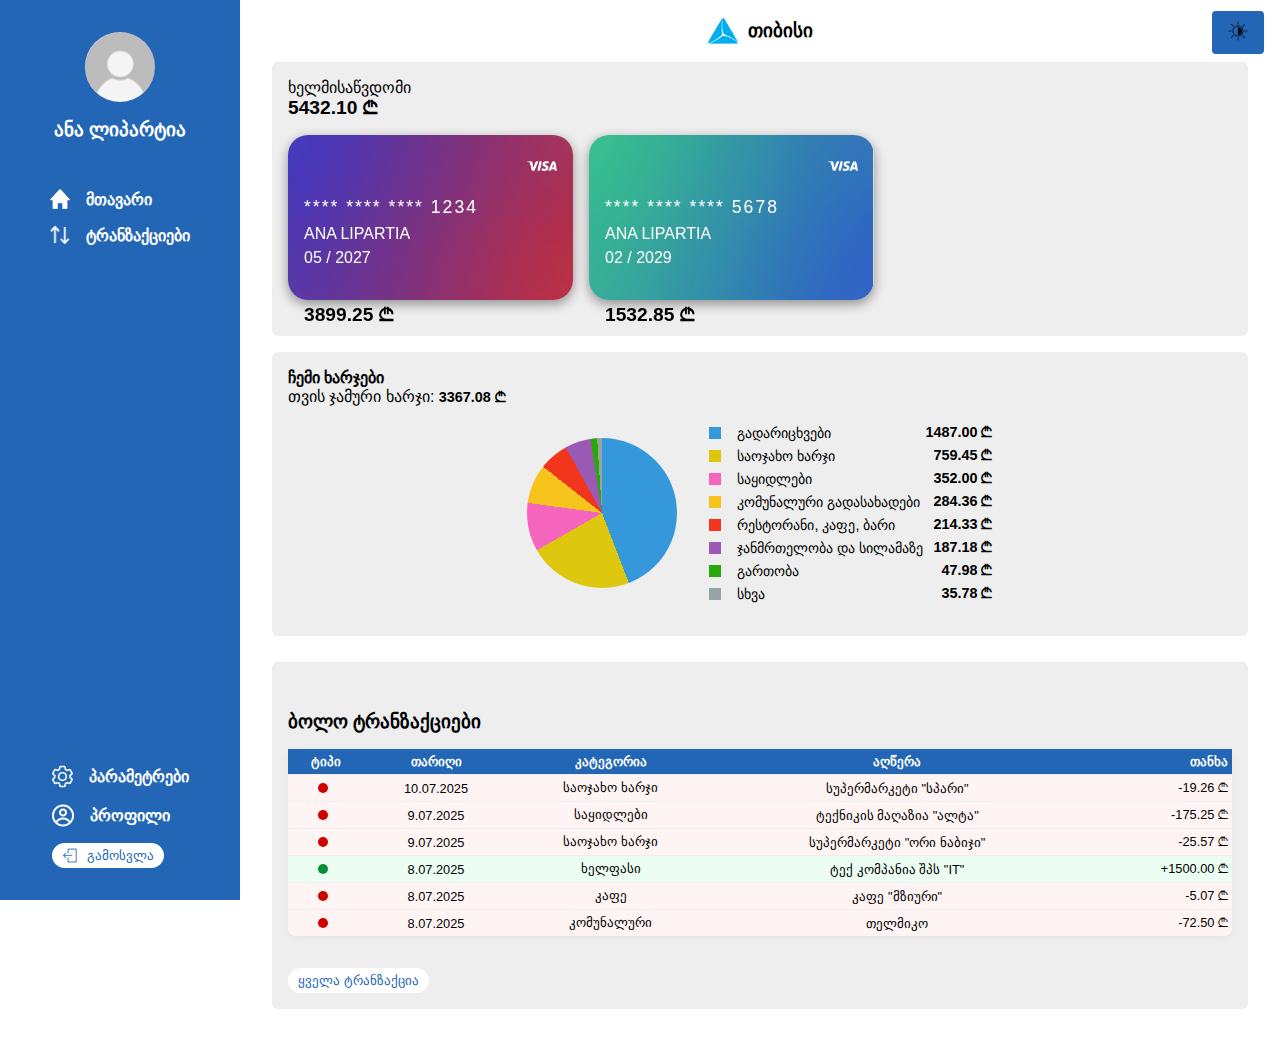
<file: index.html>
<!DOCTYPE html>
<html lang="en">
  <head>
    <meta charset="UTF-8" />
    <meta name="viewport" content="width=device-width, initial-scale=1.0" />
    <title>თიბისი ბანკი</title>
    <link rel="icon" type="image/png" href="./Assets/logo.png" />
    <link rel="stylesheet" href="./css/style.css" />
  </head>
  <body id="page">
    <button
      class="change-mode"
      onclick="document.getElementById('page').classList.toggle('dark-mode')"
    >
      <img src="./Assets/dark-mode.png" alt="მუქი დიზაინი" />
    </button>
    <input type="checkbox" id="menu-toggle" hidden />
    <label for="menu-toggle" class="menu-btn"> ☰ </label>
    <div class="responsive-menu">
      <div class="responsive-menu-container">
        <div class="user-info">
          <img class="user-img" src="./Assets/user.png" alt="მომხმარებელი" />
          <p>ანა ლიპარტია</p>
        </div>
        <menu class="menu">
          <ul class="menu-links">
            <li>
              <img src="./Assets/home-icon.png" alt="მთავარი" />
              <a href="./index.html">მთავარი</a>
            </li>
            <li>
              <img src="./Assets/transactions-icon.png" alt="მთავარი" />
              <a href="./html/transactions.html">ტრანზაქციები</a>
            </li>
          </ul>
        </menu>
      </div>
      <div class="bottom-menu">
        <ul>
          <li>
            <img src="./Assets/settings.png" alt="პარამეტრები" /><a
              >პარამეტრები</a
            >
          </li>
          <li>
            <img src="./Assets/profile.png" alt="პროფილი" /><a>პროფილი</a>
          </li>
          <li>
            <button class="log-out-btn">
              <img src="./Assets/log-out.png" alt="გამოსვლა" />გამოსვლა
            </button>
          </li>
        </ul>
      </div>
    </div>
    <div class="dashboard">
      <div class="left-side">
        <div class="menu-container">
          <div class="user-info">
            <img class="user-img" src="./Assets/user.png" alt="მომხმარებელი" />
            <p>ანა ლიპარტია</p>
          </div>
          <menu class="menu">
            <ul class="menu-links">
              <li>
                <img src="./Assets/home-icon.png" alt="მთავარი" />
                <a href="./index.html">მთავარი</a>
              </li>
              <li>
                <img src="./Assets/transactions-icon.png" alt="მთავარი" />
                <a href="./html/transactions.html">ტრანზაქციები</a>
              </li>
            </ul>
          </menu>
        </div>
        <div class="bottom-menu">
          <ul>
            <li>
              <img src="../Assets/settings.png" alt="პარამეტრები" /><a
                >პარამეტრები</a
              >
            </li>
            <li>
              <img src="../Assets/profile.png" alt="პროფილი" /><a>პროფილი</a>
            </li>
            <li>
              <button class="log-out-btn">
                <img src="../Assets/log-out.png" alt="გამოსვლა" />გამოსვლა
              </button>
            </li>
          </ul>
        </div>
      </div>
      <div class="main-content">
        <div class="logo-container">
          <img src="./Assets/logo.png" alt="თიბისი" />
          <h3>თიბისი</h3>
        </div>
        <div class="cards-container">
          <div class="current-balance">
            <p>ხელმისაწვდომი</p>
            <span class="balance">5432.10 ₾</span>
          </div>
          <div class="cards">
            <div class="card" id="card-1">
              <img
                class="card-image"
                src="./Assets/card-1.png"
                alt="ბარათი-1"
              />
              <div class="card-content">
                <img
                  src="./Assets/visa-icon.png"
                  alt="Visa"
                  class="visa-logo"
                />
                <div class="card-number">**** **** **** 1234</div>
                <div class="card-name">ANA LIPARTIA</div>
                <div class="card-expiry">05 / 2027</div>
              </div>
              <div class="card-description">
                <p>ჩემი ბარათი</p>
                <p>STUDENT CARD</p>
              </div>
              <span class="balance">3899.25 ₾</span>
            </div>
            <div class="card" id="card-2">
              <img
                class="card-image"
                src="./Assets/card-2.png"
                alt="ბარათი-2"
              />
              <div class="card-content">
                <img
                  src="./Assets/visa-icon.png"
                  alt="Visa"
                  class="visa-logo"
                />
                <div class="card-number">**** **** **** 5678</div>
                <div class="card-name">ANA LIPARTIA</div>
                <div class="card-expiry">02 / 2029</div>
              </div>
              <div class="card-description">
                <p>ჩემი ბარათი</p>
                <p>STUDENT CARD</p>
              </div>
              <span class="balance">1532.85 ₾</span>
            </div>
            <div class="card" id="add-card">
              <p>დაამატე ბარათი</p>
              <img src="./Assets/add-btn.png" alt="დაამატე ბარათი" />
            </div>
          </div>
        </div>
        <div class="statistics">
          <div class="last-transactions">
            <table class="transaction-table">
              <caption class="table-title">
                ბოლო ტრანზაქციები
              </caption>
              <thead>
                <tr>
                  <th>ტიპი</th>
                  <th>თარიღი</th>
                  <th>კატეგორია</th>
                  <th>აღწერა</th>
                  <th class="right">თანხა</th>
                </tr>
              </thead>
              <tbody>
                <tr class="expense">
                  <td><span class="dot expense"></span></td>
                  <td>10.07.2025</td>
                  <td>საოჯახო ხარჯი</td>
                  <td>სუპერმარკეტი "სპარი"</td>
                  <td class="right">-19.26 ₾</td>
                </tr>
                <tr class="expense">
                  <td><span class="dot expense"></span></td>
                  <td>9.07.2025</td>
                  <td>საყიდლები</td>
                  <td>ტექნიკის მაღაზია "ალტა"</td>
                  <td class="right">-175.25 ₾</td>
                </tr>
                <tr class="expense">
                  <td><span class="dot expense"></span></td>
                  <td>9.07.2025</td>
                  <td>საოჯახო ხარჯი</td>
                  <td>სუპერმარკეტი "ორი ნაბიჯი"</td>
                  <td class="right">-25.57 ₾</td>
                </tr>
                <tr class="income">
                  <td><span class="dot income"></span></td>
                  <td>8.07.2025</td>
                  <td>ხელფასი</td>
                  <td>ტექ კომპანია შპს "IT"</td>
                  <td class="right">+1500.00 ₾</td>
                </tr>
                <tr class="expense">
                  <td><span class="dot expense"></span></td>
                  <td>8.07.2025</td>
                  <td>კაფე</td>
                  <td>კაფე "მზიური"</td>
                  <td class="right">-5.07 ₾</td>
                </tr>
                <tr class="expense">
                  <td><span class="dot expense"></span></td>
                  <td>8.07.2025</td>
                  <td>კომუნალური</td>
                  <td>თელმიკო</td>
                  <td class="right">-72.50 ₾</td>
                </tr>
              </tbody>
            </table>
            <a class="all-btn" href="./html/transactions.html"
              ><button class="transaction-btn">ყველა ტრანზაქცია</button></a
            >
          </div>
          <div class="month-statistics">
            <div class="month-ststistics-title">
              <h4>ჩემი ხარჯები</h4>
              <p>თვის ჯამური ხარჯი: <span class="amount">3367.08 ₾</span></p>
            </div>
            <div class="month-chart">
              <div class="pie-chart"></div>
              <div class="category-list">
                <div class="category-item">
                  <div class="left">
                    <div
                      class="category-color"
                      style="background: #3498db"
                    ></div>
                    <p class="category-name">გადარიცხვები</p>
                  </div>
                  <span class="amount">1487.00 ₾</span>
                </div>
                <div class="category-item">
                  <div class="left">
                    <div
                      class="category-color"
                      style="background: #ddc80f"
                    ></div>
                    <p class="category-name">საოჯახო ხარჯი</p>
                  </div>
                  <span class="amount">759.45 ₾</span>
                </div>
                <div class="category-item">
                  <div class="left">
                    <div
                      class="category-color"
                      style="background: #f565be"
                    ></div>
                    <p class="category-name">საყიდლები</p>
                  </div>
                  <span class="amount">352.00 ₾</span>
                </div>
                <div class="category-item">
                  <div class="left">
                    <div
                      class="category-color"
                      style="background: #f7c41e"
                    ></div>
                    <p class="category-name">კომუნალური გადასახადები</p>
                  </div>
                  <span class="amount">284.36 ₾</span>
                </div>
                <div class="category-item">
                  <div class="left">
                    <div
                      class="category-color"
                      style="background: #f1361d"
                    ></div>
                    <p class="category-name">რესტორანი, კაფე, ბარი</p>
                  </div>
                  <span class="amount">214.33 ₾</span>
                </div>
                <div class="category-item">
                  <div class="left">
                    <div
                      class="category-color"
                      style="background: #9b59b6"
                    ></div>
                    <p class="category-name">ჯანმრთელობა და სილამაზე</p>
                  </div>
                  <span class="amount">187.18 ₾</span>
                </div>
                <div class="category-item">
                  <div class="left">
                    <div
                      class="category-color"
                      style="background: #29a809"
                    ></div>
                    <p class="category-name">გართობა</p>
                  </div>
                  <span class="amount">47.98 ₾</span>
                </div>
                <div class="category-item">
                  <div class="left">
                    <div
                      class="category-color"
                      style="background: #95a5a6"
                    ></div>
                    <p class="category-name">სხვა</p>
                  </div>
                  <span class="amount">35.78 ₾</span>
                </div>
              </div>
            </div>
          </div>
        </div>
      </div>
      <div class="side-content"></div>
    </div>
  </body>
</html>
</file>
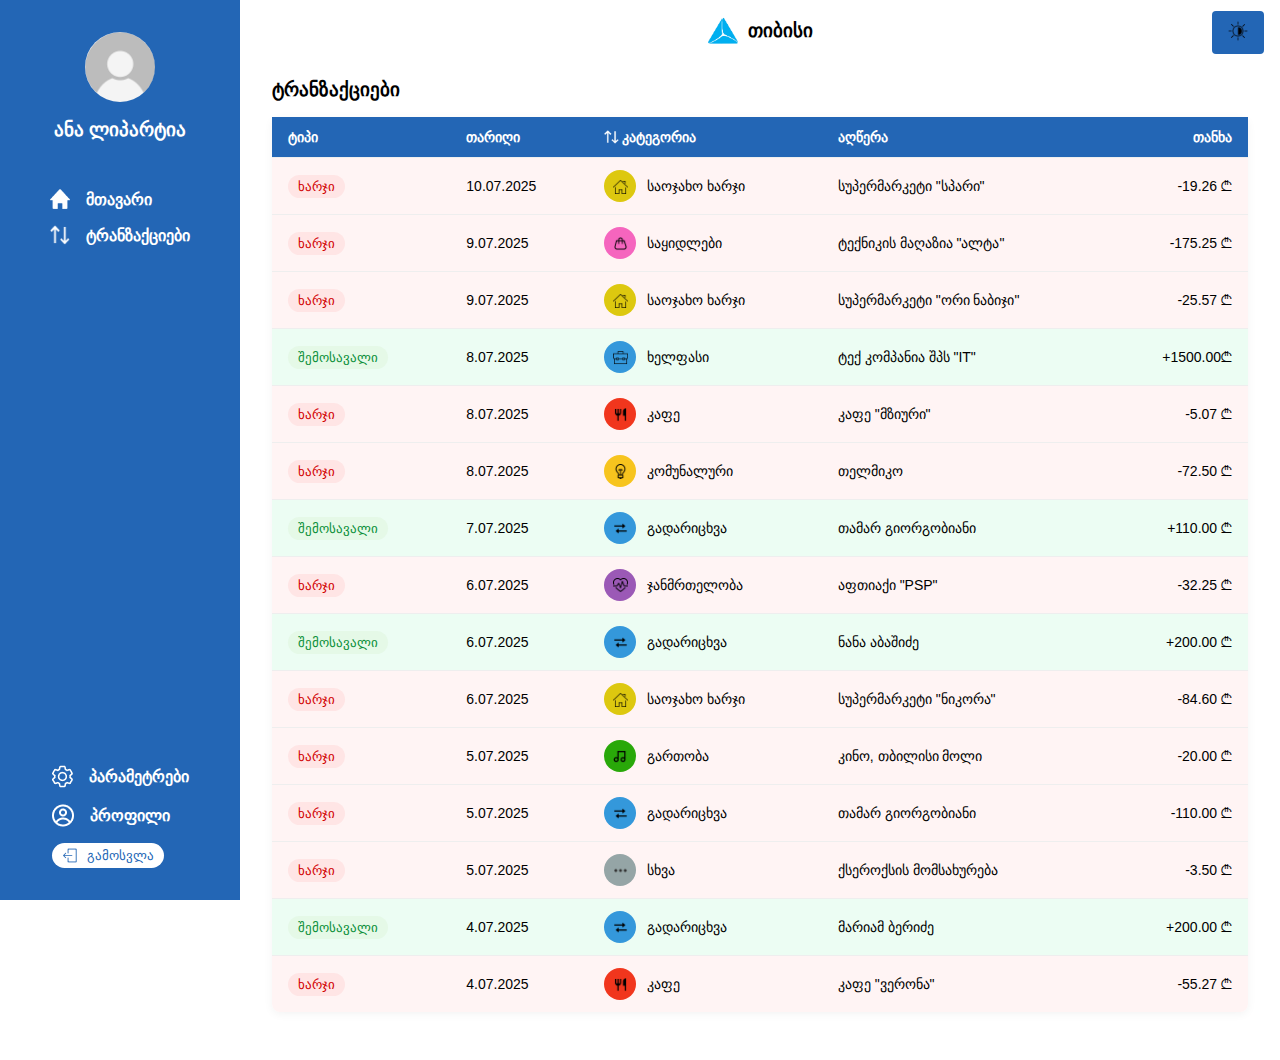
<file: html/transactions.html>
<!DOCTYPE html>
<html lang="en">
  <head>
    <meta charset="UTF-8" />
    <meta name="viewport" content="width=device-width, initial-scale=1.0" />
    <title>თიბისი ბანკი</title>
    <link rel="icon" type="image/png" href="../Assets/logo.png" />
    <link rel="stylesheet" href="../css/style.css" />
  </head>
  <body id="page">
    <button
      class="change-mode"
      onclick="document.getElementById('page').classList.toggle('dark-mode')"
    >
      <img src="../Assets/dark-mode.png" alt="მუქი დიზაინი" />
    </button>
    <input type="checkbox" id="menu-toggle" hidden />
    <label for="menu-toggle" class="menu-btn"> ☰ </label>
    <div class="responsive-menu">
      <div class="responsive-menu-container">
        <div class="user-info">
          <img class="user-img" src="../Assets/user.png" alt="მომხმარებელი" />
          <p>ანა ლიპარტია</p>
        </div>
        <menu class="menu">
          <ul class="menu-links">
            <li>
              <img src="../Assets/home-icon.png" alt="მთავარი" />
              <a href="../index.html">მთავარი</a>
            </li>
            <li>
              <img src="../Assets/transactions-icon.png" alt="მთავარი" />
              <a href="../html/transactions.html">ტრანზაქციები</a>
            </li>
          </ul>
        </menu>
      </div>
      <div class="bottom-menu">
        <ul>
          <li>
            <img src="../Assets/settings.png" alt="პარამეტრები" /><a
              >პარამეტრები</a
            >
          </li>
          <li>
            <img src="../Assets/profile.png" alt="პროფილი" /><a>პროფილი</a>
          </li>
          <li>
            <button class="log-out-btn">
              <img src="../Assets/log-out.png" alt="გამოსვლა" />გამოსვლა
            </button>
          </li>
        </ul>
      </div>
    </div>
    <div class="dashboard">
      <div class="left-side">
        <div class="menu-container">
          <div class="user-info">
            <img class="user-img" src="../Assets/user.png" alt="მომხმარებელი" />
            <p>ანა ლიპარტია</p>
          </div>
          <menu class="menu">
            <ul class="menu-links">
              <li>
                <img src="../Assets/home-icon.png" alt="მთავარი" />
                <a href="../index.html">მთავარი</a>
              </li>
              <li>
                <img src="../Assets/transactions-icon.png" alt="მთავარი" />
                <a href="./transactions.html">ტრანზაქციები</a>
              </li>
            </ul>
          </menu>
        </div>
        <div class="bottom-menu">
          <ul>
            <li>
              <img src="../Assets/settings.png" alt="პარამეტრები" /><a
                >პარამეტრები</a
              >
            </li>
            <li>
              <img src="../Assets/profile.png" alt="პროფილი" /><a>პროფილი</a>
            </li>
            <li>
              <button class="log-out-btn">
                <img src="../Assets/log-out.png" alt="გამოსვლა" />გამოსვლა
              </button>
            </li>
          </ul>
        </div>
      </div>
      <div class="main-content">
        <div class="logo-container">
          <img src="../Assets/logo.png" alt="თიბისი" />
          <h3>თიბისი</h3>
        </div>
        <table class="transaction-table">
          <caption class="table-title">
            ტრანზაქციები
          </caption>
          <thead>
            <tr>
              <th>ტიპი</th>
              <th>თარიღი</th>
              <th>
                <img
                  class="cat-img cat-head"
                  src="../Assets/transactions-icon.png"
                  alt=""
                />
                <p>კატეგორია</p>
              </th>
              <th>აღწერა</th>
              <th class="right">თანხა</th>
            </tr>
          </thead>
          <tbody>
            <tr class="expense">
              <td><span class="type-badge expense">ხარჯი</span></td>
              <td>10.07.2025</td>
              <td>
                <div class="cat-icon-wrapper cat-color-house">
                  <img
                    class="cat-img"
                    src="../Assets/category-icons/house_icon.png"
                    alt="საოჯახო ხარჯი"
                  />
                </div>
                <p>საოჯახო ხარჯი</p>
              </td>
              <td>სუპერმარკეტი "სპარი"</td>
              <td class="right">-19.26 ₾</td>
            </tr>
            <tr class="expense">
              <td><span class="type-badge expense">ხარჯი</span></td>
              <td>9.07.2025</td>
              <td>
                <div class="cat-icon-wrapper cat-color-shop">
                  <img
                    class="cat-img"
                    src="../Assets/category-icons/shop_icon.png"
                    alt="საყიდლები"
                  />
                </div>
                <p>საყიდლები</p>
              </td>
              <td>ტექნიკის მაღაზია "ალტა"</td>
              <td class="right">-175.25 ₾</td>
            </tr>
            <tr class="expense">
              <td><span class="type-badge expense">ხარჯი</span></td>
              <td>9.07.2025</td>
              <td>
                <div class="cat-icon-wrapper cat-color-house">
                  <img
                    class="cat-img"
                    src="../Assets/category-icons/house_icon.png"
                    alt="საოჯახო ხარჯი"
                  />
                </div>
                <p>საოჯახო ხარჯი</p>
              </td>
              <td>სუპერმარკეტი "ორი ნაბიჯი"</td>
              <td class="right">-25.57 ₾</td>
            </tr>
            <tr class="income">
              <td><span class="type-badge income">შემოსავალი</span></td>
              <td>8.07.2025</td>
              <td>
                <div class="cat-icon-wrapper cat-color-transfer">
                  <img
                    class="cat-img"
                    src="../Assets/category-icons/money_icon.png"
                    alt="ხელფასი"
                  />
                </div>
                <p>ხელფასი</p>
              </td>
              <td>ტექ კომპანია შპს "IT"</td>
              <td class="right">+1500.00₾</td>
            </tr>
            <tr class="expense">
              <td><span class="type-badge expense">ხარჯი</span></td>
              <td>8.07.2025</td>
              <td>
                <div class="cat-icon-wrapper cat-color-restaurant">
                  <img
                    class="cat-img"
                    src="../Assets/category-icons/restaurant_icon.png"
                    alt="კაფე"
                  />
                </div>
                <p>კაფე</p>
              </td>
              <td>კაფე "მზიური"</td>
              <td class="right">-5.07 ₾</td>
            </tr>
            <tr class="expense">
              <td><span class="type-badge expense">ხარჯი</span></td>
              <td>8.07.2025</td>
              <td>
                <div class="cat-icon-wrapper cat-color-utilities">
                  <img
                    class="cat-img"
                    src="../Assets/category-icons/light_icon.png"
                    alt="კომუნალური"
                  />
                </div>
                <p>კომუნალური</p>
              </td>
              <td>თელმიკო</td>
              <td class="right">-72.50 ₾</td>
            </tr>
            <tr class="income">
              <td><span class="type-badge income">შემოსავალი</span></td>
              <td>7.07.2025</td>
              <td>
                <div class="cat-icon-wrapper cat-color-transfer">
                  <img
                    class="cat-img"
                    src="../Assets/category-icons/transfer_icon.png"
                    alt="გადარიცხვა"
                  />
                </div>
                <p>გადარიცხვა</p>
              </td>
              <td>თამარ გიორგობიანი</td>
              <td class="right">+110.00 ₾</td>
            </tr>
            <tr class="expense">
              <td><span class="type-badge expense">ხარჯი</span></td>
              <td>6.07.2025</td>
              <td>
                <div class="cat-icon-wrapper cat-color-health">
                  <img
                    class="cat-img"
                    src="../Assets/category-icons/heart_icon.png"
                    alt="ჯანმრთელობა"
                  />
                </div>
                <p>ჯანმრთელობა</p>
              </td>
              <td>აფთიაქი "PSP"</td>
              <td class="right">-32.25 ₾</td>
            </tr>
            <tr class="income">
              <td><span class="type-badge income">შემოსავალი</span></td>
              <td>6.07.2025</td>
              <td>
                <div class="cat-icon-wrapper cat-color-transfer">
                  <img
                    class="cat-img"
                    src="../Assets/category-icons/transfer_icon.png"
                    alt="გადარიცხვა"
                  />
                </div>
                <p>გადარიცხვა</p>
              </td>
              <td>ნანა აბაშიძე</td>
              <td class="right">+200.00 ₾</td>
            </tr>
            <tr class="expense">
              <td><span class="type-badge expense">ხარჯი</span></td>
              <td>6.07.2025</td>
              <td>
                <div class="cat-icon-wrapper cat-color-house">
                  <img
                    class="cat-img"
                    src="../Assets/category-icons/house_icon.png"
                    alt="საოჯახო ხარჯი"
                  />
                </div>
                <p>საოჯახო ხარჯი</p>
              </td>
              <td>სუპერმარკეტი "ნიკორა"</td>
              <td class="right">-84.60 ₾</td>
            </tr>
            <tr class="expense">
              <td><span class="type-badge expense">ხარჯი</span></td>
              <td>5.07.2025</td>
              <td>
                <div class="cat-icon-wrapper cat-color-fun">
                  <img
                    class="cat-img"
                    src="../Assets/category-icons/music_icon.png"
                    alt="გართობა"
                  />
                </div>
                <p>გართობა</p>
              </td>
              <td>კინო, თბილისი მოლი</td>
              <td class="right">-20.00 ₾</td>
            </tr>
            <tr class="expense">
              <td><span class="type-badge expense">ხარჯი</span></td>
              <td>5.07.2025</td>
              <td>
                <div class="cat-icon-wrapper cat-color-transfer">
                  <img
                    class="cat-img"
                    src="../Assets/category-icons/transfer_icon.png"
                    alt="გადარიცხვა"
                  />
                </div>
                <p>გადარიცხვა</p>
              </td>
              <td>თამარ გიორგობიანი</td>
              <td class="right">-110.00 ₾</td>
            </tr>
            <tr class="expense">
              <td><span class="type-badge expense">ხარჯი</span></td>
              <td>5.07.2025</td>
              <td>
                <div class="cat-icon-wrapper cat-color-other">
                  <img
                    class="cat-img"
                    src="../Assets/category-icons/other_icon.png"
                    alt="სხვა"
                  />
                </div>
                <p>სხვა</p>
              </td>
              <td>ქსეროქსის მომსახურება</td>
              <td class="right">-3.50 ₾</td>
            </tr>
            <tr class="income">
              <td><span class="type-badge income">შემოსავალი</span></td>
              <td>4.07.2025</td>
              <td>
                <div class="cat-icon-wrapper cat-color-transfer">
                  <img
                    class="cat-img"
                    src="../Assets/category-icons/transfer_icon.png"
                    alt="გადარიცხვა"
                  />
                </div>
                <p>გადარიცხვა</p>
              </td>
              <td>მარიამ ბერიძე</td>
              <td class="right">+200.00 ₾</td>
            </tr>
            <tr class="expense">
              <td><span class="type-badge expense">ხარჯი</span></td>
              <td>4.07.2025</td>
              <td>
                <div class="cat-icon-wrapper cat-color-restaurant">
                  <img
                    class="cat-img"
                    src="../Assets/category-icons/restaurant_icon.png"
                    alt="კაფე"
                  />
                </div>
                <p>კაფე</p>
              </td>
              <td>კაფე "ვერონა"</td>
              <td class="right">-55.27 ₾</td>
            </tr>
          </tbody>
        </table>
      </div>
      <div class="side-content"></div>
    </div>
  </body>
</html>
</file>
<file: css/style.css>
:root {
  --primary-color: #2366b5;
  --bg-color: #fff;
  --white-color: #fff;
  --section-bg-color: #eee;
  --text-color: #000;
  --gray-color: #ddd;
  --black-color: #000;
  --table-income: #ecfdf3;
  --table-expance: #fff4f4;
}

.dark-mode {
  --bg-color: #012855;
  --section-bg-color: #2e4f7a;
  --text-color: #fff;
  --table-income: #ecfdf3d2;
  --table-expance: #fcecece0;
}

* {
  margin: 0;
  padding: 0;
  box-sizing: border-box;
}

body {
  display: flex;
  justify-content: center;
  align-items: center;
  font-family: "Segoe UI", Tahoma, Geneva, Verdana, sans-serif;
  width: 100%;
  background-color: var(--bg-color);
  color: var(--text-color);
}

.change-mode {
  position: absolute;
  border: none;
  top: 0.7rem;
  right: 1rem;
  background-color: var(--primary-color);
  padding: 10px 16px;
  border-radius: 4px;
  z-index: 1001;
  cursor: pointer;
}

.change-mode img {
  width: 20px;
  height: 20px;
}
.dashboard {
  display: flex;
  justify-content: space-between;
  align-items: flex-start;
  width: 100%;
  margin: 0 auto;
}

.left-side {
  position: sticky;
  top: 0;
  flex: 2;
  display: flex;
  justify-content: space-between;
  flex-direction: column;
  max-width: 300px;
  background-color: var(--primary-color);
  padding: 2rem;
  color: var(--white-color);
  min-height: 100vh;
}

.menu-container {
  height: 100%;
}

.user-info {
  display: flex;
  justify-content: center;
  align-items: center;
  flex-direction: column;
  font-size: 1.2rem;
  font-weight: 600;
  margin-bottom: 3rem;
}

.user-info .user-img {
  width: 70px;
  height: 70px;
  border-radius: 100%;
  margin-bottom: 1rem;
}

.menu,
.bottom-menu {
  display: flex;
  justify-content: center;
  align-items: center;
}

.menu ul,
.bottom-menu ul {
  display: flex;
  justify-content: center;
  flex-direction: column;
  gap: 1rem;
}

.menu ul li,
.bottom-menu ul li {
  display: flex;
  justify-content: flex-start;
  align-items: center;
  list-style: none;
  gap: 1rem;
  font-size: 1rem;
  font-weight: 600;
}

.menu ul li a,
.bottom-menu ul li a {
  color: var(--white-color);
  text-decoration: none;
  cursor: pointer;
}

.log-out-btn,
.transaction-btn {
  display: flex;
  justify-content: center;
  align-items: left;
  gap: 10px;
  padding: 5px 10px;
  border-radius: 50px;
  border: none;
  background-color: var(--white-color);
  color: var(--primary-color);
  cursor: pointer;
  transition: all 0.3s ease;
}

.log-out-btn:hover,
.transaction-btn:hover {
  background-color: var(--gray-color);
}

.menu img {
  width: 20px;
  height: 20px;
  cursor: pointer;
}

.menu-btn {
  display: none;
  position: fixed;
  top: 0.7rem;
  left: 1rem;
  background-color: var(--primary-color);
  color: white;
  padding: 10px 16px;
  border-radius: 4px;
  z-index: 1001;
  cursor: pointer;
}

.responsive-menu {
  display: none;
  position: fixed;
  display: flex;
  justify-content: space-between;
  align-items: center;
  flex-direction: column;
  top: 0;
  left: 0;
  background-color: var(--primary-color);
  color: var(--white-color);
  width: 250px;
  height: 100vh;
  padding: 2rem;
  z-index: 1000;
  transform: translateX(-100%);
  transition: transform 0.3s ease-in-out;
}

.main-content {
  flex: 7;
  display: flex;
  justify-content: center;
  align-items: center;
  flex-direction: column;
  margin: 1rem 2rem;
  max-width: 1360px;
}

.main-content .logo-container {
  display: flex;
  justify-content: center;
  align-items: center;
  gap: 10px;
}

.main-content .logo-container img {
  width: 30px;
}

.main-content .logo-container p {
  font-weight: 900;
}

.cards-container {
  display: flex;
  justify-content: center;
  align-items: flex-start;
  flex-direction: column;
  width: 100%;
  margin: 2rem;
  padding: 2rem;
  border-radius: 6px;
  background-color: var(--section-bg-color);
}

@media (max-width: 1860px) {
  .cards-container {
    padding: 1rem;
    margin: 1rem;
  }
}

.balance {
  font-size: 1.5rem;
  font-weight: 900;
}

.cards {
  display: flex;
  justify-content: flex-start;
  align-items: flex-start;
  gap: 2rem;
  margin-top: 1rem;
}

.card {
  width: 315px;
  height: 205px;
  position: relative;
  cursor: pointer;
}

.card-image {
  width: 315px;
  height: 185px;
  border-radius: 20px;
  object-fit: cover;
  box-shadow: 0 4px 12px rgba(0, 0, 0, 0.4);
  transition: all 0.3s ease;
}

.card-image:hover {
  box-shadow: 0 6px 15px rgba(0, 0, 0, 0.5);
}

.card-description {
  margin-top: -80px;
  display: none;
}

.card-content {
  position: absolute;
  display: flex;
  flex-direction: column;
  justify-content: space-between;
  pointer-events: none;
  top: 0;
  left: 0;
  width: 100%;
  height: 80%;
  padding: 1rem;
  color: var(--white-color);
}

.card .balance {
  padding-left: 1rem;
  font-size: 1.2rem;
}

.card-content .visa-logo {
  width: 30px;
  height: 30px;
  align-self: flex-end;
}

.card-number {
  font-size: 1.1rem;
  letter-spacing: 2px;
  margin-top: 10px;
}

#add-card {
  display: flex;
  justify-content: center;
  align-items: center;
  flex-direction: column;
  width: 315px;
  height: 185px;
  gap: 10px;
  border-radius: 15px;
  border: 2px solid var(--gray-color);
  transition: all 0.5s ease;
}

@media (max-width: 1860px) {
  #add-card {
    width: 280px;
    height: 185px;
  }
}

#add-card:hover {
  background-color: var(--primary-color);
  color: var(--white-color);
}

#add-card img {
  width: 40px;
  height: 40px;
}

.statistics {
  display: flex;
  justify-content: space-between;
  align-items: center;
  width: 100%;
  max-width: 1360px;
  gap: 10px;
}

.last-transactions {
  width: 100%;
  max-width: 700px;
  height: 400px;
  padding: 1rem;
  border-radius: 6px;
  background-color: var(--section-bg-color);
}

.last-transactions .transaction-table td,
.last-transactions .transaction-table th {
  padding: 5px 4px;
  text-align: center;
  font-size: 0.9rem;
}

@media (max-width: 1860px) {
  .last-transactions .transaction-table td,
  .last-transactions .transaction-table th {
    font-size: 0.8rem;
  }
}

.transaction-table th:nth-child(3),
.transaction-table td:nth-child(3) {
  display: flex;
  align-items: center;
  gap: 3px;
}

.last-transactions .transaction-table th:nth-child(3),
.last-transactions .transaction-table td:nth-child(3) {
  justify-content: center;
}

.dot {
  width: 10px;
  height: 10px;
  border-radius: 50%;
  display: inline-block;
  margin-right: 6px;
}

.dot.income {
  background-color: #0a8f39;
}

.dot.expense {
  background-color: #d10000;
}

.all-btn {
  display: block;
  width: 150px;
  text-decoration: none;
}

.month-statistics {
  display: flex;
  justify-content: center;
  align-items: center;
  flex-direction: column;
  width: 100%;
  max-width: 630px;
  height: 400px;
  padding: 2rem;
  border-radius: 6px;
  background-color: var(--section-bg-color);
}

.month-ststistics-title {
  display: flex;
  flex-direction: column;
  align-items: flex-start;
  width: 100%;
}

.month-chart {
  display: flex;
  justify-content: space-between;
  align-items: center;
  gap: 2rem;
}

.pie-chart {
  width: 180px;
  height: 180px;
  border-radius: 50%;
  background: conic-gradient(
    #3498db 0% 44.17%,
    #ddc80f 44.17% 66.73%,
    #f565be 66.73% 77.16%,
    #f7c41e 77.16% 85.61%,
    #f1361d 85.61% 91.97%,
    #9b59b6 91.97% 97.53%,
    #29a809 97.53% 98.96%,
    #95a5a6 98.96% 100%
  );
  margin: 2rem auto;
}

@media (max-width: 1650px) {
  .pie-chart {
    width: 150px;
    height: 150px;
  }
}

.category-list {
  max-width: 400px;
  font-family: sans-serif;
}

.category-item {
  display: flex;
  justify-content: space-between;
  align-items: center;
  margin: 6px 0;
}

.left {
  display: flex;
  align-items: center;
  gap: 8px;
}

.category-name {
  margin-right: 10px;
  font-size: 0.9rem;
  color: var(--text-color);
}

.amount {
  font-size: 0.9rem;
  font-weight: 600;
  color: var(--text-color);
}

.category-color {
  width: 12px;
  height: 12px;
  margin-right: 8px;
}

.side-content {
  flex: 1;
  max-width: 300px;
}

.transaction-table {
  width: 100%;
  max-width: 1000px;
  margin: 2rem auto;
  border-collapse: collapse;
  font-size: 14px;
  box-shadow: 0 2px 10px rgba(0, 0, 0, 0.05);
  border-radius: 8px;
  overflow: hidden;
}

.transaction-table .table-title {
  font-size: 1.2rem;
  font-weight: 600;
  margin-bottom: 1rem;
  text-align: left;
}

.transaction-table thead {
  background-color: var(--primary-color);
  color: var(--white-color);
}

.transaction-table th,
.transaction-table td {
  padding: 12px 16px;
  text-align: left;
}

.transaction-table td.right,
.transaction-table th.right {
  text-align: right;
}

.transaction-table tbody tr {
  color: var(--black-color);
  border-top: 1px solid #eee;
}

.transaction-table tbody tr.income {
  background: var(--table-income);
}

.transaction-table tbody tr.expense {
  background: var(--table-expance);
}

.type-badge {
  display: inline-block;
  padding: 4px 10px;
  border-radius: 20px;
  font-size: 13px;
  font-weight: 500;
  user-select: none;
}

.type-badge.expense {
  background-color: #ffe5e5;
  color: #d10000;
}

.type-badge.income {
  background-color: #e5f9e7;
  color: #0a8f39;
}

.transaction-table .cat-img {
  width: 15px;
}

.cat-icon-wrapper {
  width: 32px;
  height: 32px;
  border-radius: 50%;
  display: inline-flex;
  align-items: center;
  justify-content: center;
  margin-right: 8px;
}

.cat-color-transfer {
  background-color: #3498db;
}
.cat-color-house {
  background-color: #ddc80f;
}
.cat-color-shop {
  background-color: #f565be;
}
.cat-color-utilities {
  background-color: #f7c41e;
}
.cat-color-restaurant {
  background-color: #f1361d;
}
.cat-color-health {
  background-color: #9b59b6;
}
.cat-color-fun {
  background-color: #29a809;
}
.cat-color-other {
  background-color: #95a5a6;
}

@media (max-width: 1600px) {
  .balance {
    font-size: 1.2rem;
  }

  .card-balance {
    font-size: 1rem;
  }
  .side-content {
    display: none;
  }

  .last-transactions {
    margin: 1rem auto;
    height: 350px;
  }

  .month-statistics {
    padding: 1rem;
    height: 350px;
  }

  .left-side {
    max-width: 240px;
  }
}

@media (max-width: 1360px) {
  .statistics {
    flex-direction: column-reverse;
    width: 100%;
  }

  .month-statistics,
  .last-transactions {
    max-width: 100%;
    height: auto;
  }

  .cards {
    gap: 1rem;
    justify-content: center;
  }

  .card {
    width: 285px;
    height: 185px;
  }

  .card-image {
    width: 285px;
    height: 165px;
  }

  #add-card {
    display: none;
  }
}

@media screen and (max-width: 1080px) {
  .transaction-table th,
  .transaction-table td {
    font-size: 0.8rem;
  }
}

#menu-toggle:checked + .menu-btn + .responsive-menu {
  display: flex;
  transform: translateX(0);
}

@media screen and (max-width: 992px) {
  .menu-btn {
    display: block;
  }

  .dashboard .left-side {
    display: none;
  }

  .transaction-table th:nth-child(1),
  .transaction-table td:nth-child(1) {
    display: none;
  }
}

@media (max-width: 768px) {
  .card {
    width: 265px;
    height: 170px;
    font-size: 0.9rem;
  }

  .card-number {
    font-size: 1rem;
  }

  .card-image {
    width: 265px;
    height: 150px;
  }
}

@media (max-width: 680px) {
  .cards {
    flex-direction: column;
    width: 100%;
    gap: 2rem;
    margin-bottom: 2rem;
  }

  .card {
    width: 100%;
    height: 60px;
  }

  .card-image {
    width: 140px;
    height: 80px;
    border-radius: 0.9rem;
  }

  .card-content,
  .card-number {
    width: 150px;
    font-size: 0.5rem;
  }

  .card-content .visa-logo {
    width: 10px;
    height: 10px;
    display: block;
  }

  .card .balance {
    float: right;
    margin-top: -30px;
  }

  .card-description {
    display: block;
    margin-left: 150px;
  }

  .month-chart {
    flex-direction: column;
    gap: 0;
  }

  .pie-chart {
    margin: 1rem;
  }

  .last-transactions .transaction-table th,
  .last-transactions .transaction-table td {
    font-size: 0.7rem;
  }

  .last-transactions .transaction-table th:nth-child(1),
  .last-transactions .transaction-table td:nth-child(1) {
    display: none;
  }

  .transaction-table th,
  .transaction-table td {
    font-size: 0.7rem;
  }

  .transaction-table th p {
    display: none;
  }

  .transaction-table th:nth-child(3) p,
  .transaction-table td:nth-child(3) p {
    display: none;
  }

  .transaction-table th:nth-child(3) img,
  .transaction-table td:nth-child(3) img,
  .cat-icon-wrapper {
    margin: 0 auto;
  }
}

@media (max-width: 520px) {
  .main-content {
    margin: 1rem 0.5rem;
  }
}

@media (max-width: 460px) {
  .main-content {
    margin: 1rem 0.5rem;
  }

  .last-transactions .transaction-table th:nth-child(3),
  .last-transactions .transaction-table td:nth-child(3) {
    display: none;
  }
  .card .balance {
    font-size: 1rem;
  }
}

@media (max-width: 410px) {
  .card .balance {
    margin-top: 5px;
  }
}
</file>
